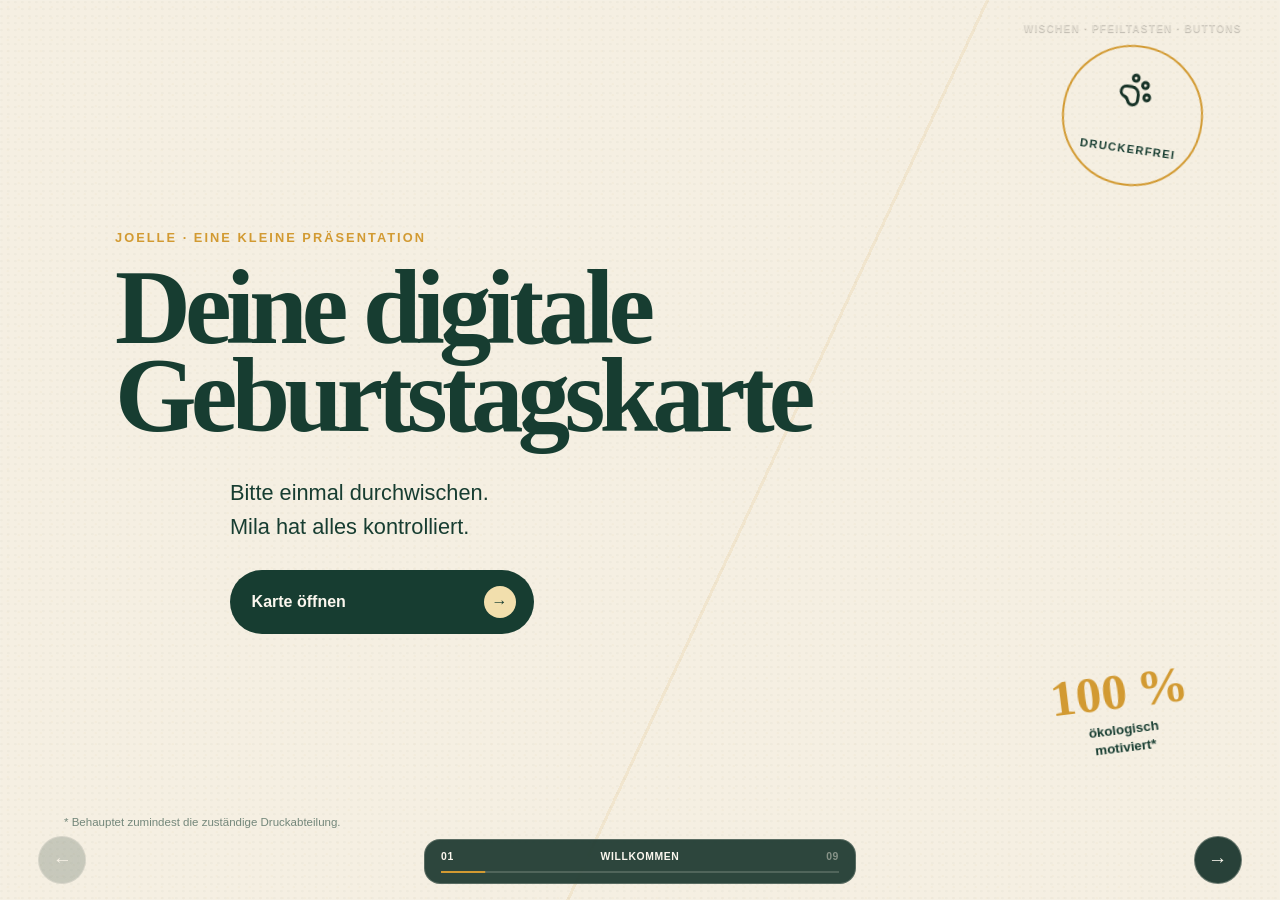
<file: site/index.html>
<!doctype html>
<html lang="de">
  <head>
    <meta charset="utf-8">
    <meta name="viewport" content="width=device-width, initial-scale=1, viewport-fit=cover">
    <meta name="theme-color" content="#173d31">
    <meta name="robots" content="noindex,nofollow,noarchive">
    <meta name="description" content="Eine digitale Geburtstagskarte für Joelle – mit Mila, Agility-Spaß und Leckerli.">
    <meta property="og:type" content="website">
    <meta property="og:locale" content="de_DE">
    <meta property="og:title" content="Für Joelle: Hüpfen. Lachen. Leckerli!">
    <meta property="og:description" content="Eine digitale Geburtstagskarte von Mila und ihrem menschlichen Assistenten.">
    <meta property="og:url" content="https://joelle-mila-geburtstag.pages.dev/">
    <meta property="og:image" content="https://joelle-mila-geburtstag.pages.dev/assets/photos/og-card.jpg">
    <meta property="og:image:width" content="1200">
    <meta property="og:image:height" content="630">
    <title>Für Joelle · Hüpfen. Lachen. Leckerli!</title>
    <link rel="icon" href="assets/icons/dog.svg" type="image/svg+xml">
    <link rel="stylesheet" href="styles.css?v=20260724-8">
    <script src="app.js?v=20260724-6" defer></script>
  </head>
  <body>
    <a class="skip-link" href="#slide-gift">Direkt zum Geschenk</a>

    <main class="deck" aria-label="Digitale Geburtstagskarte für Joelle">
      <div class="deck__track">
        <section class="slide slide--cover is-active" id="slide-cover" data-title="Willkommen" aria-label="Folie 1 von 9">
          <div class="paper-grain" aria-hidden="true"></div>
          <div class="cover-mark" data-reveal="0" aria-hidden="true">
            <img src="assets/icons/paw-print.svg" alt="">
            <span>druckerfrei</span>
          </div>
          <div class="cover-copy">
            <p class="eyebrow" data-reveal="0">Joelle · eine kleine Präsentation</p>
            <h1 data-reveal="1">Deine digitale<br>Geburtstagskarte</h1>
            <p class="lead" data-reveal="2">Bitte einmal durchwischen.<br>Mila hat alles kontrolliert.</p>
            <button class="start-button" type="button" data-reveal="3" data-next>
              Karte öffnen
              <span aria-hidden="true">→</span>
            </button>
          </div>
          <div class="cover-doodle" data-reveal="4" aria-hidden="true">
            <span>100 %</span>
            <small>ökologisch<br>motiviert*</small>
          </div>
          <p class="cover-footnote" data-reveal="5">* Behauptet zumindest die zuständige Druckabteilung.</p>
        </section>

        <section class="slide slide--statement" id="slide-statement" data-title="Offizielle Begründung" aria-label="Folie 2 von 9" aria-hidden="true">
          <div class="paper-grain" aria-hidden="true"></div>
          <div class="statement-copy">
            <p class="eyebrow" data-reveal="0">Offizielle Begründung</p>
            <p class="dear" data-reveal="1">Liebe Joelle,</p>
            <h2 data-reveal="2">aus Gründen des <em>Umweltschutzes</em> verzichte ich dieses Jahr auf eine gedruckte Geburtstagskarte.</h2>
            <div class="virtues" data-reveal="3" aria-label="Nachhaltig, verantwortungsbewusst und vorbildlich">
              <span>Nachhaltig.</span>
              <span>Verantwortungsbewusst.</span>
              <span>Vorbildlich.</span>
            </div>
          </div>
          <img class="statement-paw" src="assets/icons/paw-print.svg" data-reveal="4" alt="" aria-hidden="true">
        </section>

        <section class="slide slide--excuse" id="slide-excuse" data-title="Inoffizielle Begründung" aria-label="Folie 3 von 9" aria-hidden="true">
          <img class="photo-fill" src="assets/photos/mila-road-skeptical.webp" data-reveal="0" alt="Mila sitzt mit herrlich skeptischem Blick auf einem sonnigen Feldweg">
          <div class="excuse-copy">
            <p class="eyebrow" data-reveal="1">Inoffizielle Begründung</p>
            <h2 data-reveal="2">Das hat natürlich absolut <strong>NICHTS</strong> damit zu tun, dass der Drucker meiner Eltern Farben inzwischen eher <em>interpretiert.</em></h2>
            <p class="official" data-reveal="3">– offizielles Statement</p>
          </div>
        </section>

        <section class="slide slide--mila" id="slide-mila" data-title="Mila übernimmt" aria-label="Folie 4 von 9" aria-hidden="true">
          <div class="mila-photo" data-reveal="0">
            <img src="assets/photos/mila-cozy.webp" alt="Mila schaut gemütlich aus ihrer Tasche">
          </div>
          <div class="mila-copy">
            <p class="eyebrow" data-reveal="1">Qualitätskontrolle durch Mila</p>
            <div class="speech" data-reveal="2">
              <p>„Ich habe die Sache geprüft.“</p>
              <strong>Digital ist okay.<br>Leckerli bleiben analog.</strong>
            </div>
            <p class="mila-role" data-reveal="3">Mila · zuständig für Inhalt, Snacks und Freigabe</p>
          </div>
          <img class="mila-bone" src="assets/icons/bone.svg" data-reveal="4" alt="" aria-hidden="true">
        </section>

        <section class="slide slide--action" id="slide-action" data-title="Hüpfen. Lachen. Leckerli!" aria-label="Folie 5 von 9" aria-hidden="true">
          <img class="photo-fill" src="assets/photos/mila-action.webp" data-reveal="0" alt="Mila springt fröhlich über eine Agility-Hürde">
          <div class="action-shade" aria-hidden="true"></div>
          <div class="action-copy">
            <p class="eyebrow" data-reveal="1">Und jetzt zum wichtigen Teil</p>
            <h2 data-reveal="2">HÜPFEN.<br>LACHEN.<br><span>LECKERLI!</span></h2>
            <p data-reveal="3">Eine kleine Agility-Auszeit<br>für Joelle &amp; Mila.</p>
          </div>
        </section>

        <section class="slide slide--rules" id="slide-rules" data-title="Die Regeln" aria-label="Folie 6 von 9" aria-hidden="true">
          <div class="paper-grain" aria-hidden="true"></div>
          <p class="eyebrow" data-reveal="0">Die einzigen Regeln</p>
          <h2 data-reveal="1">Auf zum Agility.<br>Natürlich zu viert.</h2>
          <p class="rules-lead" data-reveal="2">Joelle und Mila geben das Tempo vor.<br>Jutta und Maxi fahren mit.</p>
          <p class="rules-rhythm" data-reveal="3" aria-label="Hüpfen, ausprobieren, lachen und Leckerli verteilen">
            <span>Hüpfen</span><i aria-hidden="true"></i>
            <span>Ausprobieren</span><i aria-hidden="true"></i>
            <span>Lachen</span><i aria-hidden="true"></i>
            <span>Leckerli verteilen</span>
          </p>
          <div class="rules-stamp" data-reveal="4" aria-hidden="true">
            <img src="assets/icons/dog.svg" alt="">
            <span>von Mila<br>genehmigt</span>
          </div>
        </section>

        <section class="slide slide--gift" id="slide-gift" data-title="Dein Geschenk" aria-label="Folie 7 von 9" aria-hidden="true">
          <div class="gift-ticket" data-reveal="0">
            <p class="eyebrow" data-reveal="1">Dein Geschenk</p>
            <span class="ticket-kicker" data-reveal="1">Ein Geldgeschenk als</span>
            <h2 data-reveal="2">Spaßbudget</h2>
            <p class="ticket-for" data-reveal="3">für Joelle &amp; Mila</p>
            <div class="ticket-rule" data-reveal="3" aria-hidden="true"></div>
            <p class="ticket-copy" data-reveal="4">Gemeinsame Agility-Zeit – ohne gebuchten Termin, mit viel Spaß und freier Leckerli-Wahl.</p>
            <a class="booking-button" href="https://hsz-luenen-brambauer.de/buchen/" target="_blank" rel="noopener noreferrer" data-reveal="5">
              Agility-Zeit aussuchen
              <span aria-hidden="true">↗</span>
            </a>
            <p class="ticket-note" data-reveal="6">Wann ihr mögt – den Termin sucht ihr euch selbst aus.</p>
            <img class="ticket-bone" src="assets/icons/bone.svg" data-reveal="5" alt="" aria-hidden="true">
          </div>
          <p class="gift-aside" data-reveal="6">Der Betrag ist absichtlich nicht aufgedruckt.<br><strong>Sehr flexible Finanzplanung.</strong></p>
        </section>

        <section class="slide slide--birthday" id="slide-birthday" data-title="Alles Liebe" aria-label="Folie 8 von 9" aria-hidden="true">
          <div class="portrait portrait--joelle" data-reveal="0">
            <img src="assets/photos/birthday-cuddle.webp" alt="Joelle kuschelt auf dem Sofa mit Mila">
          </div>
          <div class="portrait portrait--mila" data-reveal="1">
            <img src="assets/photos/birthday-mila-river.webp" alt="Mila sitzt mit schrägem Kopf am Wasser">
          </div>
          <div class="birthday-copy">
            <p class="eyebrow" data-reveal="1">Und ganz ohne Drucker gesagt</p>
            <h2 data-reveal="2">Alles Liebe zum Geburtstag, Joelle. <span aria-hidden="true">♥</span></h2>
            <p data-reveal="3">Das wünschen dir<br><strong>Jutta, Manny, Maxi und Benny.</strong></p>
            <blockquote data-reveal="4">„Ich wäre dann bereit.<br><strong>Leckerli auch?</strong>“</blockquote>
          </div>
        </section>

        <section class="slide slide--wallpapers" id="slide-wallpapers" data-title="Mila für unterwegs" aria-label="Folie 9 von 9" aria-hidden="true">
          <div class="wallpaper-copy">
            <p class="eyebrow" data-reveal="0">P.S. Mila kommt mit</p>
            <h2 data-reveal="1">Mila für<br>deine Displays</h2>
            <p data-reveal="2">15 Wallpaper für Handy und Laptop – gemalt, fotografiert und von Mila geprüft.</p>
            <a class="gallery-button" href="wallpapers.html" data-reveal="3">
              Alle 15 Wallpaper öffnen
              <span aria-hidden="true">→</span>
            </a>
          </div>

          <div class="wallpaper wallpaper--phone" data-reveal="2">
            <img src="assets/photos/wallpaper-storybook.webp" alt="Vorschau des handgemalten Mila-Handywallpapers">
            <div class="wallpaper-actions wallpaper-actions--label">
              <strong>Handy · 14 Motive</strong>
            </div>
          </div>

          <div class="wallpaper wallpaper--desktop" data-reveal="3">
            <img src="assets/photos/wallpaper-gouache.webp" alt="Vorschau des gemalten Mila-Laptopwallpapers">
            <div class="wallpaper-actions wallpaper-actions--label">
              <strong>Laptop · 3 Varianten</strong>
            </div>
          </div>
        </section>
      </div>

      <nav class="deck-nav" aria-label="Präsentationssteuerung">
        <button class="motion-toggle" type="button" data-motion-toggle aria-label="Animation einschalten" aria-pressed="false" hidden>
          <span class="motion-toggle__icon" aria-hidden="true">✦</span>
          <span data-motion-label>Animation einschalten</span>
        </button>
        <button class="nav-button nav-button--prev" type="button" aria-label="Vorherige Folie" data-prev disabled>
          <span aria-hidden="true">←</span>
        </button>
        <div class="progress">
          <div class="progress__labels">
            <span class="progress__number">01</span>
            <span class="progress__title">Willkommen</span>
            <span class="progress__total">09</span>
          </div>
          <div class="progress__bar" aria-hidden="true"><i></i></div>
        </div>
        <button class="nav-button nav-button--next" type="button" aria-label="Nächste Folie" data-next>
          <span aria-hidden="true">→</span>
        </button>
      </nav>

      <p class="deck-hint">Wischen · Pfeiltasten · Buttons</p>
      <div class="sr-status" aria-live="polite" aria-atomic="true"></div>
    </main>
  </body>
</html>
</file>
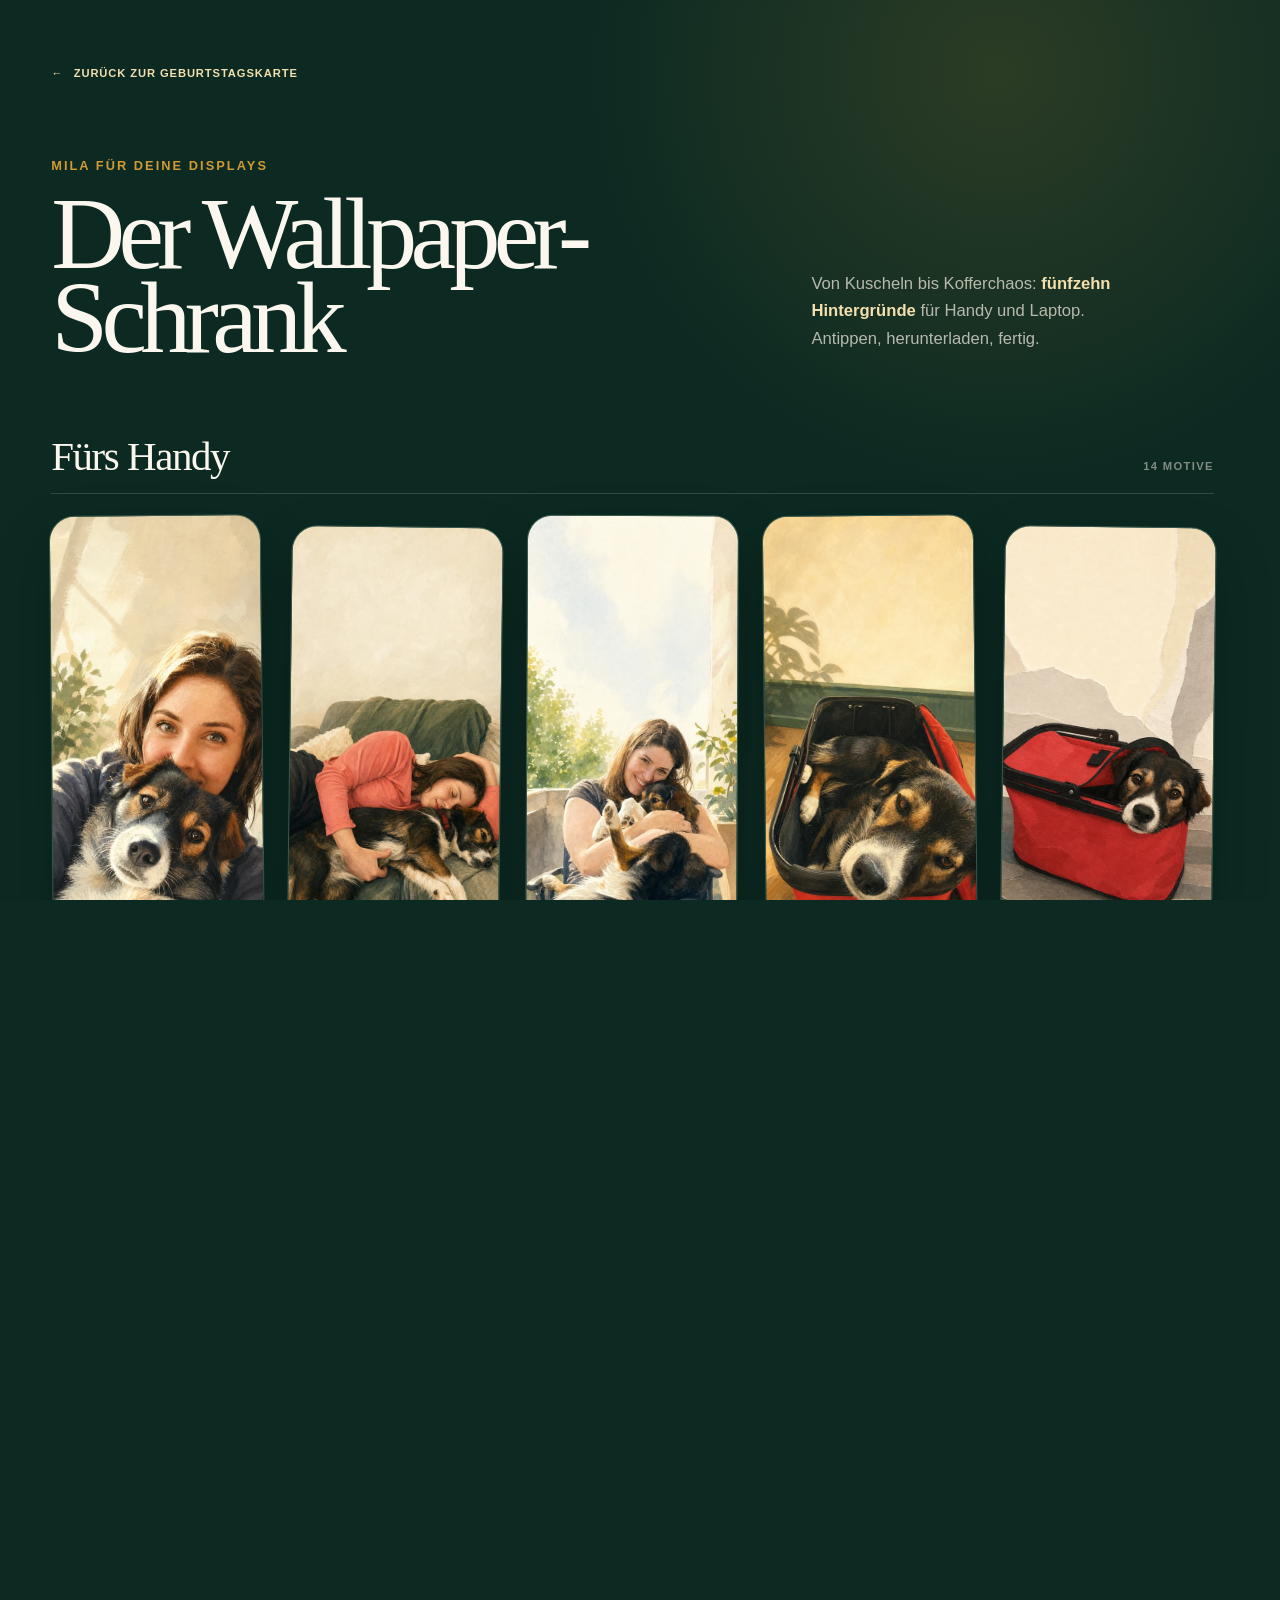
<file: site/wallpapers.html>
<!doctype html>
<html lang="de">
  <head>
    <meta charset="utf-8">
    <meta name="viewport" content="width=device-width, initial-scale=1">
    <meta name="theme-color" content="#0c2a22">
    <meta name="robots" content="noindex,nofollow,noarchive">
    <meta name="description" content="Wallpaper mit Mila und Joelle zum Herunterladen.">
    <title>Mila für deine Displays · Wallpaper</title>
    <link rel="icon" href="assets/icons/dog.svg" type="image/svg+xml">
    <link rel="stylesheet" href="styles.css?v=20260724-8">
  </head>
  <body class="wallpaper-page">
    <main class="wallpaper-library">
      <a class="library-back" href="./#slide-wallpapers">
        <span aria-hidden="true">←</span>
        Zurück zur Geburtstagskarte
      </a>

      <header class="library-header">
        <div>
          <p class="eyebrow">Mila für deine Displays</p>
          <h1>Der Wallpaper-Schrank</h1>
        </div>
        <p class="library-intro">
          Von Kuscheln bis Kofferchaos: <strong>fünfzehn Hintergründe</strong>
          für Handy und Laptop. Antippen, herunterladen, fertig.
        </p>
      </header>

      <section class="library-section" aria-labelledby="phone-wallpapers">
        <div class="library-section__heading">
          <h2 id="phone-wallpapers">Fürs Handy</h2>
          <span>14 Motive</span>
        </div>
        <div class="download-grid">
          <article class="download-card">
            <a class="download-card__preview" href="downloads/joelle-mila-selfie-nasenalarm-handy-1440x3200.jpg" download>
              <img src="assets/photos/wallpaper-selfie-nasenalarm.webp" alt="Gemaltes Selfie von Joelle und Mila" loading="lazy">
            </a>
            <div class="download-card__meta">
              <small>Editorial-Gouache</small>
              <h3>Nasenalarm</h3>
              <div class="download-card__links">
                <a href="downloads/joelle-mila-selfie-nasenalarm-handy-1440x3200.jpg" download>9:20 herunterladen</a>
              </div>
            </div>
          </article>

          <article class="download-card">
            <a class="download-card__preview" href="downloads/joelle-mila-sofa-kuscheln-handy-1440x3200.jpg" download>
              <img src="assets/photos/wallpaper-sofa-kuscheln.webp" alt="Gemaltes Kuschelbild von Joelle und Mila auf dem Sofa" loading="lazy">
            </a>
            <div class="download-card__meta">
              <small>Bilderbuch-Gouache</small>
              <h3>Sofakuscheln</h3>
              <div class="download-card__links">
                <a href="downloads/joelle-mila-sofa-kuscheln-handy-1440x3200.jpg" download>9:20 herunterladen</a>
              </div>
            </div>
          </article>

          <article class="download-card">
            <a class="download-card__preview" href="downloads/joelle-mila-balkonzeit-handy-1440x3200.jpg" download>
              <img src="assets/photos/wallpaper-balkonzeit.webp" alt="Aquarell-Wallpaper von Joelle und Mila auf dem Balkon" loading="lazy">
            </a>
            <div class="download-card__meta">
              <small>Aquarell &amp; Gouache</small>
              <h3>Balkonzeit</h3>
              <div class="download-card__links">
                <a href="downloads/joelle-mila-balkonzeit-handy-1440x3200.jpg" download>9:20 herunterladen</a>
              </div>
            </div>
          </article>

          <article class="download-card">
            <a class="download-card__preview" href="downloads/mila-koffer-handy-1440x3200.jpg" download>
              <img src="assets/photos/wallpaper-koffer-mila.webp" alt="Mila liegt gemalt in einer roten Reisetasche" loading="lazy">
            </a>
            <div class="download-card__meta">
              <small>Retro-Gouache</small>
              <h3>Koffer-Mila</h3>
              <div class="download-card__links">
                <a href="downloads/mila-koffer-handy-1440x3200.jpg" download>9:20 herunterladen</a>
              </div>
            </div>
          </article>

          <article class="download-card">
            <a class="download-card__preview" href="downloads/mila-rote-tasche-handy-1440x3200.jpg" download>
              <img src="assets/photos/wallpaper-rote-tasche.webp" alt="Papierillustration von Mila in ihrer roten Tasche" loading="lazy">
            </a>
            <div class="download-card__meta">
              <small>Papier &amp; Gouache</small>
              <h3>Reisebereit</h3>
              <div class="download-card__links">
                <a href="downloads/mila-rote-tasche-handy-1440x3200.jpg" download>9:20 herunterladen</a>
              </div>
            </div>
          </article>

          <article class="download-card">
            <a class="download-card__preview" href="downloads/mila-zahnlaecheln-handy-1440x3200.jpg" download>
              <img src="assets/photos/wallpaper-mila-grinst.webp" alt="Verspieltes Wallpaper mit Milas lustigem Zahnlächeln" loading="lazy">
            </a>
            <div class="download-card__meta">
              <small>Comic-Gouache</small>
              <h3>Zahnlächeln</h3>
              <div class="download-card__links">
                <a href="downloads/mila-zahnlaecheln-handy-1440x3200.jpg" download>9:20 herunterladen</a>
              </div>
            </div>
          </article>

          <article class="download-card">
            <a class="download-card__preview" href="downloads/joelle-mila-sonnenliege-handy-1440x3200.jpg" download>
              <img src="assets/photos/wallpaper-sonnenliege.webp" alt="Sommerliches Wallpaper von Joelle und Mila auf der Sonnenliege" loading="lazy">
            </a>
            <div class="download-card__meta">
              <small>Sommer-Gouache</small>
              <h3>Sonnenplatz</h3>
              <div class="download-card__links">
                <a href="downloads/joelle-mila-sonnenliege-handy-1440x3200.jpg" download>9:20 herunterladen</a>
              </div>
            </div>
          </article>

          <article class="download-card">
            <a class="download-card__preview" href="downloads/joelle-mila-bauchkraulen-handy-1440x3200.jpg" download>
              <img src="assets/photos/wallpaper-bauchkraulen.webp" alt="Gemaltes Wallpaper mit Joelle beim Bauchkraulen von Mila" loading="lazy">
            </a>
            <div class="download-card__meta">
              <small>Flausch-Gouache</small>
              <h3>Bauchkraulen</h3>
              <div class="download-card__links">
                <a href="downloads/joelle-mila-bauchkraulen-handy-1440x3200.jpg" download>9:20 herunterladen</a>
              </div>
            </div>
          </article>

          <article class="download-card">
            <a class="download-card__preview" href="downloads/joelle-mila-sesselkuscheln-handy-1440x3200.jpg" download>
              <img src="assets/photos/wallpaper-sesselkuscheln.webp" alt="Aquarell-Wallpaper von Joelle und Mila im Sessel" loading="lazy">
            </a>
            <div class="download-card__meta">
              <small>Editorial-Aquarell</small>
              <h3>Sesselzeit</h3>
              <div class="download-card__links">
                <a href="downloads/joelle-mila-sesselkuscheln-handy-1440x3200.jpg" download>9:20 herunterladen</a>
              </div>
            </div>
          </article>

          <article class="download-card">
            <a class="download-card__preview" href="downloads/mila-schaufenster-handy-1440x3200.jpg" download>
              <img src="assets/photos/wallpaper-schaufenster.webp" alt="Atmosphärisches Wallpaper mit Mila am Schaufenster" loading="lazy">
            </a>
            <div class="download-card__meta">
              <small>Stadtmärchen-Gouache</small>
              <h3>Schaufenster</h3>
              <div class="download-card__links">
                <a href="downloads/mila-schaufenster-handy-1440x3200.jpg" download>9:20 herunterladen</a>
              </div>
            </div>
          </article>

          <article class="download-card">
            <a class="download-card__preview" href="downloads/mila-maerchenwald-handy-1440x3200.jpg" download>
              <img src="assets/photos/wallpaper-storybook.webp" alt="Mila als gemaltes Waldmärchen" loading="lazy">
            </a>
            <div class="download-card__meta">
              <small>Bilderbuch</small>
              <h3>Waldmärchen</h3>
              <div class="download-card__links">
                <a href="downloads/mila-maerchenwald-handy-1440x3200.jpg" download>9:20 herunterladen</a>
                <a href="downloads/mila-foto-handy-1440x3200.jpg" download>Originalfoto</a>
              </div>
            </div>
          </article>

          <article class="download-card">
            <a class="download-card__preview" href="downloads/joelle-mila-knautschnase-handy-1440x3200.jpg" download>
              <img src="assets/photos/wallpaper-bett.webp" alt="Joelle und Mila als gemütliche Gouache" loading="lazy">
            </a>
            <div class="download-card__meta">
              <small>Gouache</small>
              <h3>Knautschnase</h3>
              <div class="download-card__links">
                <a href="downloads/joelle-mila-knautschnase-handy-1440x3200.jpg" download>9:20 herunterladen</a>
              </div>
            </div>
          </article>

          <article class="download-card">
            <a class="download-card__preview" href="downloads/joelle-mila-schneetag-handy-1440x3200.jpg" download>
              <img src="assets/photos/wallpaper-schnee.webp" alt="Joelle und Mila als leuchtendes Winterbild" loading="lazy">
            </a>
            <div class="download-card__meta">
              <small>Winter-Gouache</small>
              <h3>Schneetag</h3>
              <div class="download-card__links">
                <a href="downloads/joelle-mila-schneetag-handy-1440x3200.jpg" download>9:20 herunterladen</a>
              </div>
            </div>
          </article>

          <article class="download-card">
            <a class="download-card__preview" href="downloads/mila-kopfueber-handy-1440x3200.jpg" download>
              <img src="assets/photos/wallpaper-kopfueber.webp" alt="Mila schläft gemalt kopfüber" loading="lazy">
            </a>
            <div class="download-card__meta">
              <small>Gouache</small>
              <h3>Kopf über</h3>
              <div class="download-card__links">
                <a href="downloads/mila-kopfueber-handy-1440x3200.jpg" download>9:20 herunterladen</a>
              </div>
            </div>
          </article>
        </div>
      </section>

      <section class="library-section library-section--laptop" aria-labelledby="laptop-wallpaper">
        <div class="library-section__heading">
          <h2 id="laptop-wallpaper">Für den Laptop</h2>
          <span>1 Motiv · 3 Varianten</span>
        </div>
        <div class="download-grid download-grid--laptop">
          <article class="download-card download-card--wide">
            <a class="download-card__preview" href="downloads/mila-gouache-laptop-2560x1600.jpg" download>
              <img src="assets/photos/wallpaper-gouache.webp" alt="Gemaltes Mila-Wallpaper für den Laptop" loading="lazy">
            </a>
            <div class="download-card__meta">
              <small>Gouache · Laptop</small>
              <h3>Hürdenpause</h3>
              <div class="download-card__links">
                <a href="downloads/mila-gouache-laptop-2560x1440.jpg" download>16:9 herunterladen</a>
                <a href="downloads/mila-gouache-laptop-2560x1600.jpg" download>16:10 herunterladen</a>
                <a href="downloads/mila-foto-laptop-2560x1440.jpg" download>Originalfoto</a>
              </div>
            </div>
          </article>
        </div>
      </section>

      <footer class="library-footer">
        <span>Von Mila geprüft. Downloadfreigabe gegen Leckerli.</span>
        <a href="./#slide-wallpapers">Zurück zur Karte ↑</a>
      </footer>
    </main>
  </body>
</html>
</file>
<file: site/styles.css>
:root {
  color-scheme: light;
  --cream: #f5efe2;
  --cream-deep: #e8dcc4;
  --forest: #173d31;
  --forest-deep: #0c2a22;
  --sage: #d8e2d8;
  --sage-deep: #9bb1a2;
  --gold: #d29a32;
  --gold-light: #f2dfad;
  --ink: #26352f;
  --paper: #fbf7ee;
  --slide: 0;
  --ease: cubic-bezier(.22, 1, .36, 1);
  font-family: "Trebuchet MS", Candara, sans-serif;
}

* {
  box-sizing: border-box;
}

html,
body {
  width: 100%;
  height: 100%;
  margin: 0;
  overflow: hidden;
  background: var(--forest-deep);
}

body {
  color: var(--ink);
}

button,
a {
  -webkit-tap-highlight-color: transparent;
}

button {
  font: inherit;
}

a {
  color: inherit;
}

.skip-link {
  position: fixed;
  z-index: 100;
  top: 1rem;
  left: 1rem;
  padding: .7rem 1rem;
  color: var(--paper);
  background: var(--forest);
  transform: translateY(-180%);
  transition: transform .2s ease;
}

.skip-link:focus {
  transform: translateY(0);
}

.deck {
  position: relative;
  width: 100vw;
  height: 100dvh;
  overflow: hidden;
  background: var(--cream);
  isolation: isolate;
}

.deck::before {
  content: "";
  position: absolute;
  z-index: 15;
  inset: 0;
  pointer-events: none;
  background:
    linear-gradient(
      105deg,
      var(--forest-deep) 0 47%,
      var(--gold) 47% 49%,
      var(--cream) 49% 100%
    );
  transform: scaleX(0);
  transform-origin: right center;
}

.motion-ok .deck.is-wiping::before {
  animation: deck-wipe .76s cubic-bezier(.76, 0, .24, 1) both;
}

@keyframes deck-wipe {
  0% {
    transform: scaleX(0);
    transform-origin: right center;
  }

  48% {
    transform: scaleX(1);
    transform-origin: right center;
  }

  52% {
    transform: scaleX(1);
    transform-origin: left center;
  }

  100% {
    transform: scaleX(0);
    transform-origin: left center;
  }
}

.deck__track {
  display: flex;
  width: 900vw;
  height: 100%;
  transform: translate3d(calc(var(--slide) * -100vw), 0, 0);
  transition: transform .82s var(--ease);
  will-change: transform;
}

.slide {
  position: relative;
  flex: 0 0 100vw;
  width: 100vw;
  height: 100%;
  min-width: 0;
  overflow: hidden;
}

.slide::after {
  content: "";
  position: absolute;
  z-index: 8;
  inset: 0;
  pointer-events: none;
  opacity: 0;
  box-shadow: inset 0 0 0 1px rgb(255 255 255 / .08);
  transition: opacity .5s ease .2s;
}

.slide.is-active::after {
  opacity: 1;
}

.paper-grain {
  position: absolute;
  inset: 0;
  pointer-events: none;
  opacity: .31;
  background-image:
    radial-gradient(circle at 20% 30%, rgb(23 61 49 / .08) 0 1px, transparent 1.5px),
    radial-gradient(circle at 70% 65%, rgb(210 154 50 / .09) 0 1px, transparent 1.5px);
  background-size: 7px 7px, 11px 11px;
  mix-blend-mode: multiply;
}

.eyebrow {
  margin: 0 0 clamp(.75rem, 2vh, 1.4rem);
  color: var(--gold);
  font-size: clamp(.7rem, 1vw, .92rem);
  font-weight: 800;
  letter-spacing: .16em;
  line-height: 1.25;
  text-transform: uppercase;
}

h1,
h2,
.dear,
.ticket-for {
  font-family: Georgia, "Times New Roman", serif;
}

h1,
h2,
p {
  text-wrap: balance;
}

.photo-fill {
  width: 100%;
  height: 100%;
  object-fit: cover;
}

.slide--cover {
  display: grid;
  place-items: center;
  color: var(--forest);
  background:
    linear-gradient(115deg, transparent 0 58%, rgb(210 154 50 / .11) 58% 58.2%, transparent 58.2%),
    var(--cream);
}

.cover-copy {
  position: relative;
  z-index: 2;
  width: min(82vw, 72rem);
  transform: translateY(-2vh);
}

.cover-copy h1 {
  max-width: 13ch;
  margin: 0;
  font-size: clamp(3rem, 8.2vw, 8.8rem);
  font-weight: 600;
  letter-spacing: -.055em;
  line-height: .84;
}

.cover-copy .lead {
  margin: clamp(1.5rem, 4vh, 3.5rem) 0 0 clamp(1rem, 9vw, 8rem);
  font-size: clamp(1rem, 1.7vw, 1.5rem);
  line-height: 1.55;
}

.start-button,
.booking-button {
  display: inline-flex;
  align-items: center;
  justify-content: space-between;
  gap: 2rem;
  min-width: min(19rem, 75vw);
  margin: clamp(1.4rem, 3vh, 2.4rem) 0 0 clamp(1rem, 9vw, 8rem);
  padding: 1rem 1.15rem 1rem 1.35rem;
  border: 0;
  border-radius: 999px;
  color: var(--paper);
  background: var(--forest);
  font-weight: 800;
  text-decoration: none;
  cursor: pointer;
  transition: transform .25s var(--ease), background .25s ease;
}

.start-button span,
.booking-button span {
  display: grid;
  width: 2rem;
  height: 2rem;
  place-items: center;
  border-radius: 50%;
  color: var(--forest);
  background: var(--gold-light);
}

.start-button:hover,
.booking-button:hover {
  background: var(--forest-deep);
  transform: translateY(-3px);
}

.start-button:focus-visible,
.booking-button:focus-visible,
.nav-button:focus-visible,
.motion-toggle:focus-visible,
.gallery-button:focus-visible,
.download-card__preview:focus-visible,
.download-card__links a:focus-visible,
.library-back:focus-visible,
.library-footer a:focus-visible {
  outline: 3px solid var(--gold);
  outline-offset: 4px;
}

.cover-mark {
  position: absolute;
  top: max(5vh, 2rem);
  right: max(6vw, 1.5rem);
  display: grid;
  width: clamp(6.5rem, 11vw, 9rem);
  aspect-ratio: 1;
  place-items: center;
  border: 2px solid var(--gold);
  border-radius: 50%;
  color: var(--forest);
  transform: rotate(8deg);
}

.cover-mark img {
  width: 2.2rem;
  filter: invert(20%) sepia(15%) saturate(1150%) hue-rotate(104deg) brightness(80%);
}

.cover-mark span {
  margin-top: -1.2rem;
  font-size: .7rem;
  font-weight: 800;
  letter-spacing: .12em;
  text-transform: uppercase;
}

.cover-doodle {
  position: absolute;
  right: 7vw;
  bottom: 16vh;
  color: var(--gold);
  text-align: center;
  transform: rotate(-7deg);
}

.cover-doodle span {
  display: block;
  font-family: Georgia, serif;
  font-size: clamp(2rem, 4vw, 4rem);
  font-weight: 700;
}

.cover-doodle small {
  color: var(--forest);
  font-weight: 700;
  line-height: 1.15;
}

.cover-footnote {
  position: absolute;
  left: 5vw;
  bottom: 4.5rem;
  margin: 0;
  color: rgb(23 61 49 / .58);
  font-size: .72rem;
}

.slide--statement {
  display: grid;
  place-items: center;
  color: var(--forest);
  background: var(--paper);
}

.statement-copy {
  width: min(82vw, 68rem);
}

.dear {
  margin: 0 0 clamp(1.5rem, 4vh, 3rem);
  font-size: clamp(1.5rem, 3.2vw, 3rem);
  font-style: italic;
}

.statement-copy h2 {
  max-width: 24ch;
  margin: 0;
  font-size: clamp(2.4rem, 5.7vw, 6.2rem);
  font-weight: 500;
  letter-spacing: -.045em;
  line-height: .98;
}

.statement-copy h2 em {
  color: var(--gold);
  font-style: normal;
}

.virtues {
  display: flex;
  gap: clamp(.8rem, 3vw, 3rem);
  margin-top: clamp(2rem, 5vh, 4rem);
  color: rgb(23 61 49 / .58);
  font-size: clamp(.78rem, 1.35vw, 1.08rem);
  font-weight: 800;
  letter-spacing: .06em;
  text-transform: uppercase;
}

.statement-paw {
  position: absolute;
  right: 8vw;
  bottom: 12vh;
  width: clamp(4rem, 10vw, 8rem);
  opacity: .12;
  filter: invert(20%) sepia(15%) saturate(1150%) hue-rotate(104deg) brightness(80%);
  transform: rotate(18deg);
}

.slide--excuse {
  color: var(--paper);
  background: var(--forest-deep);
}

.slide--excuse .photo-fill {
  position: absolute;
  right: 0;
  width: 58%;
  object-position: center 43%;
  filter: saturate(.92) contrast(1.03);
}

.slide--excuse::before {
  content: "";
  position: absolute;
  z-index: 1;
  inset: 0;
  background: linear-gradient(90deg, var(--forest-deep) 0 43%, rgb(12 42 34 / .96) 49%, transparent 73%);
}

.excuse-copy {
  position: relative;
  z-index: 2;
  display: flex;
  width: min(56vw, 53rem);
  height: 100%;
  padding: clamp(6rem, 12vh, 9rem) 0 9rem 7vw;
  flex-direction: column;
  justify-content: center;
}

.excuse-copy h2 {
  margin: 0;
  font-size: clamp(2.2rem, 5.2vw, 5.8rem);
  font-weight: 500;
  letter-spacing: -.04em;
  line-height: .98;
}

.excuse-copy strong {
  color: var(--gold-light);
  font-family: "Trebuchet MS", sans-serif;
  font-style: normal;
  font-weight: 900;
  letter-spacing: -.02em;
}

.excuse-copy em {
  color: var(--gold);
}

.official {
  margin: 2rem 0 0;
  color: rgb(245 239 226 / .58);
  font-size: .86rem;
  font-style: italic;
}

.slide--mila {
  display: grid;
  grid-template-columns: .9fr 1.1fr;
  color: var(--forest);
  background: var(--sage);
}

.mila-photo {
  position: relative;
  overflow: hidden;
  margin: 4vh 0 10vh 5vw;
  border-radius: 45% 45% 2rem 2rem;
}

.mila-photo img {
  width: 100%;
  height: 100%;
  object-fit: cover;
  object-position: center 65%;
}

.mila-copy {
  align-self: center;
  padding: 0 8vw 8vh 7vw;
}

.speech {
  position: relative;
  max-width: 34rem;
  padding: clamp(1.55rem, 3.2vw, 3rem);
  border-radius: 3rem 3rem 3rem .6rem;
  background: var(--paper);
  box-shadow: 0 1.5rem 4rem rgb(23 61 49 / .08);
}

.speech::before {
  content: "";
  position: absolute;
  left: -2.2rem;
  bottom: 0;
  border-right: 2.8rem solid var(--paper);
  border-top: 2.8rem solid transparent;
}

.speech p {
  margin: 0 0 .9rem;
  font-family: Georgia, serif;
  font-size: clamp(1.6rem, 3.3vw, 3.1rem);
  line-height: 1.05;
}

.speech strong {
  color: var(--gold);
  font-size: clamp(1.15rem, 2vw, 1.7rem);
  line-height: 1.35;
}

.mila-role {
  margin: 1.4rem 0 0 2rem;
  color: rgb(23 61 49 / .68);
  font-size: clamp(.75rem, 1vw, .92rem);
}

.mila-bone {
  position: absolute;
  right: 4vw;
  bottom: 13vh;
  width: clamp(3.5rem, 7vw, 6rem);
  opacity: .45;
  filter: invert(60%) sepia(90%) saturate(540%) hue-rotate(357deg) brightness(94%);
  transform: rotate(-18deg);
}

.slide--action {
  color: var(--paper);
  background: var(--forest-deep);
}

.slide--action .photo-fill {
  position: absolute;
  filter: saturate(.94) contrast(1.04);
}

.action-shade {
  position: absolute;
  inset: 0;
  background:
    linear-gradient(90deg, rgb(12 42 34 / .82) 0, rgb(12 42 34 / .18) 62%, transparent),
    linear-gradient(0deg, rgb(12 42 34 / .58), transparent 52%);
}

.action-copy {
  position: relative;
  z-index: 2;
  display: flex;
  width: min(45rem, 58vw);
  height: 100%;
  padding: 10vh 5vw 12vh 7vw;
  flex-direction: column;
  justify-content: center;
}

.action-copy h2 {
  margin: 0;
  font-family: "Trebuchet MS", sans-serif;
  font-size: clamp(3.4rem, 8.2vw, 8.3rem);
  font-weight: 900;
  letter-spacing: -.065em;
  line-height: .88;
}

.action-copy h2 span {
  color: var(--gold-light);
}

.action-copy > p:last-child {
  margin: clamp(1.8rem, 5vh, 4rem) 0 0 clamp(1rem, 7vw, 6rem);
  font-family: Georgia, serif;
  font-size: clamp(1.1rem, 2vw, 1.8rem);
  line-height: 1.45;
}

.slide--rules {
  display: flex;
  padding: 10vh 8vw 12vh;
  align-items: flex-start;
  flex-direction: column;
  justify-content: center;
  color: var(--forest);
  background: var(--cream);
}

.slide--rules h2 {
  margin: 0;
  font-size: clamp(3.2rem, 8vw, 8.5rem);
  font-weight: 500;
  letter-spacing: -.06em;
  line-height: .84;
}

.rules-lead {
  margin: clamp(1.8rem, 4vh, 3rem) 0 0 clamp(1rem, 18vw, 16rem);
  font-size: clamp(1.1rem, 2.3vw, 2rem);
  line-height: 1.5;
}

.rules-rhythm {
  display: flex;
  margin: clamp(2rem, 5vh, 4rem) 0 0;
  align-items: center;
  gap: clamp(.6rem, 1.5vw, 1.4rem);
  color: rgb(23 61 49 / .68);
  font-size: clamp(.73rem, 1.25vw, 1rem);
  font-weight: 800;
  letter-spacing: .06em;
  text-transform: uppercase;
}

.rules-rhythm i {
  width: .35rem;
  height: .35rem;
  border-radius: 50%;
  background: var(--gold);
}

.rules-stamp {
  position: absolute;
  right: 8vw;
  bottom: 17vh;
  display: flex;
  width: clamp(8rem, 14vw, 12rem);
  aspect-ratio: 1;
  align-items: center;
  border: 2px solid rgb(210 154 50 / .7);
  border-radius: 50%;
  flex-direction: column;
  justify-content: center;
  color: var(--forest);
  text-align: center;
  transform: rotate(-9deg);
}

.rules-stamp img {
  width: 3rem;
  margin-bottom: .6rem;
  opacity: .72;
  filter: invert(20%) sepia(15%) saturate(1150%) hue-rotate(104deg) brightness(80%);
}

.rules-stamp span {
  font-size: .7rem;
  font-weight: 800;
  letter-spacing: .08em;
  line-height: 1.2;
  text-transform: uppercase;
}

.slide--gift {
  display: grid;
  padding: 7vh 7vw 12vh;
  place-items: center;
  color: var(--forest);
  background:
    linear-gradient(130deg, rgb(210 154 50 / .2), transparent 35%),
    var(--forest);
}

.gift-ticket {
  position: relative;
  width: min(77vw, 60rem);
  padding: clamp(2.2rem, 5vw, 5rem) clamp(2rem, 7vw, 7rem);
  border: 1px solid rgb(23 61 49 / .16);
  border-radius: .7rem;
  background: var(--paper);
  box-shadow: 0 2rem 5rem rgb(0 0 0 / .18);
  text-align: center;
  transform: rotate(-1deg);
}

.gift-ticket::before,
.gift-ticket::after {
  content: "";
  position: absolute;
  top: 50%;
  width: 2.5rem;
  aspect-ratio: 1;
  border-radius: 50%;
  background: var(--forest);
  transform: translateY(-50%);
}

.gift-ticket::before {
  left: -1.25rem;
}

.gift-ticket::after {
  right: -1.25rem;
}

.ticket-kicker {
  display: block;
  color: rgb(23 61 49 / .62);
  font-size: clamp(.7rem, 1vw, .9rem);
  font-weight: 800;
  letter-spacing: .13em;
  text-transform: uppercase;
}

.gift-ticket h2 {
  margin: .15em 0 0;
  font-size: clamp(4rem, 9vw, 9rem);
  font-weight: 500;
  letter-spacing: -.065em;
  line-height: .86;
}

.ticket-for {
  margin: .7rem 0 0;
  color: var(--gold);
  font-size: clamp(1.25rem, 2.4vw, 2.1rem);
  font-style: italic;
}

.ticket-rule {
  width: min(20rem, 50%);
  height: 1px;
  margin: clamp(1.5rem, 4vh, 2.8rem) auto;
  background: var(--cream-deep);
}

.ticket-copy {
  max-width: 44rem;
  margin: 0 auto;
  font-size: clamp(.95rem, 1.45vw, 1.18rem);
  line-height: 1.6;
}

.gift-ticket .booking-button {
  margin: clamp(1.2rem, 3vh, 2rem) auto 0;
}

.ticket-note {
  margin: 1rem 0 0;
  color: rgb(23 61 49 / .62);
  font-size: .76rem;
}

.ticket-bone {
  position: absolute;
  right: 3rem;
  bottom: 2.5rem;
  width: 3.5rem;
  opacity: .35;
  filter: invert(60%) sepia(90%) saturate(540%) hue-rotate(357deg) brightness(94%);
  transform: rotate(-18deg);
}

.gift-aside {
  position: absolute;
  right: 3vw;
  bottom: 15vh;
  margin: 0;
  color: rgb(245 239 226 / .65);
  font-size: .7rem;
  line-height: 1.5;
  transform: rotate(4deg);
}

.gift-aside strong {
  color: var(--gold-light);
}

.slide--birthday {
  color: var(--forest);
  background:
    radial-gradient(circle at 80% 20%, rgb(210 154 50 / .18), transparent 30%),
    var(--sage);
}

.birthday-copy {
  position: relative;
  z-index: 2;
  display: flex;
  width: min(58vw, 54rem);
  height: 100%;
  padding: 9vh 6vw 12vh;
  flex-direction: column;
  justify-content: center;
}

.birthday-copy h2 {
  margin: 0;
  font-size: clamp(3rem, 7.6vw, 8rem);
  font-weight: 500;
  letter-spacing: -.06em;
  line-height: .88;
}

.birthday-copy h2 span {
  color: var(--gold);
}

.birthday-copy > p:not(.eyebrow) {
  margin: 2rem 0 0 clamp(1rem, 10vw, 8rem);
  font-size: clamp(1rem, 2vw, 1.5rem);
  line-height: 1.45;
}

.birthday-copy > p:not(.eyebrow) strong {
  color: var(--forest-deep);
  font-weight: 750;
}

.birthday-copy blockquote {
  margin: clamp(2rem, 5vh, 4rem) 0 0 clamp(2rem, 15vw, 12rem);
  padding-left: 1.2rem;
  border-left: 3px solid var(--gold);
  font-family: Georgia, serif;
  font-size: clamp(1.1rem, 2vw, 1.7rem);
  font-style: italic;
  line-height: 1.4;
}

.birthday-copy blockquote strong {
  color: var(--gold);
}

.portrait {
  position: absolute;
  overflow: hidden;
  border: .5rem solid var(--paper);
  border-radius: 50%;
  box-shadow: 0 1.5rem 4rem rgb(23 61 49 / .18);
}

.portrait img {
  width: 100%;
  height: 100%;
  object-fit: cover;
}

.portrait--joelle {
  z-index: 1;
  right: 7vw;
  top: 9vh;
  width: min(31vw, 27rem);
  aspect-ratio: 1;
}

.portrait--joelle img {
  object-position: center;
  transform: scale(1.03);
}

.portrait--mila {
  z-index: 3;
  right: 2.5vw;
  bottom: 10vh;
  width: min(22vw, 18rem);
  aspect-ratio: 1;
}

.portrait--mila img {
  object-position: center;
  transform: scale(1.04);
}

.slide--wallpapers {
  display: grid;
  grid-template-columns: .72fr .6fr 1.18fr;
  gap: clamp(1rem, 2.5vw, 3rem);
  padding: 7vh 6vw 11vh;
  align-items: center;
  color: var(--paper);
  background:
    radial-gradient(circle at 45% 30%, rgb(210 154 50 / .15), transparent 35%),
    var(--forest-deep);
}

.wallpaper-copy {
  align-self: center;
}

.wallpaper-copy h2 {
  margin: 0;
  font-size: clamp(2.8rem, 6vw, 6.3rem);
  font-weight: 500;
  letter-spacing: -.055em;
  line-height: .88;
}

.wallpaper-copy > p:not(.eyebrow) {
  max-width: 26rem;
  margin: 1.6rem 0 0;
  color: rgb(245 239 226 / .72);
  font-size: clamp(.9rem, 1.3vw, 1.1rem);
  line-height: 1.55;
}

.gallery-button {
  display: inline-flex;
  min-height: 2.75rem;
  margin-top: 1.35rem;
  padding: .78rem 1rem;
  border: 1px solid rgb(245 239 226 / .28);
  border-radius: 999px;
  align-items: center;
  gap: .8rem;
  color: var(--paper);
  font-size: .7rem;
  font-weight: 800;
  letter-spacing: .06em;
  text-decoration: none;
  text-transform: uppercase;
  transition: color .2s ease, background .2s ease, transform .2s var(--ease);
}

.gallery-button:hover {
  color: var(--forest-deep);
  background: var(--gold-light);
  transform: translateY(-2px);
}

.wallpaper {
  position: relative;
  overflow: hidden;
  border: 1px solid rgb(255 255 255 / .18);
  background: var(--forest);
  box-shadow: 0 1.4rem 4rem rgb(0 0 0 / .28);
}

.wallpaper > img {
  width: 100%;
  height: 100%;
  object-fit: cover;
}

.wallpaper--phone {
  height: min(69vh, 44rem);
  border-radius: 2.3rem;
  transform: rotate(-2deg);
}

.wallpaper--phone > img {
  object-position: center;
}

.wallpaper--desktop {
  height: min(52vh, 34rem);
  border-radius: 1rem;
  transform: translateY(-1vh) rotate(1deg);
}

.wallpaper-actions {
  position: absolute;
  inset: auto 0 0;
  display: flex;
  padding: 1rem;
  align-items: center;
  gap: .45rem;
  flex-wrap: wrap;
  color: var(--paper);
  background: linear-gradient(0deg, rgb(12 42 34 / .96), rgb(12 42 34 / .62) 75%, transparent);
}

.wallpaper-actions strong {
  width: 100%;
  margin-bottom: .3rem;
  font-size: .84rem;
}

.wallpaper-actions--label {
  padding-block: 2.4rem 1.3rem;
}

.wallpaper-actions--label strong {
  margin-bottom: 0;
  font-size: clamp(.78rem, 1.1vw, 1rem);
  letter-spacing: .03em;
}

.deck-nav {
  position: fixed;
  z-index: 20;
  right: max(1rem, 3vw);
  bottom: max(1rem, env(safe-area-inset-bottom));
  left: max(1rem, 3vw);
  display: grid;
  grid-template-columns: 3rem minmax(10rem, 27rem) 3rem;
  align-items: end;
  justify-content: space-between;
  gap: .8rem;
  pointer-events: none;
}

.motion-control-visible .deck-nav {
  grid-template-columns: auto 3rem minmax(10rem, 27rem) 3rem;
  justify-content: center;
}

.nav-button,
.progress,
.motion-toggle {
  pointer-events: auto;
}

.nav-button {
  display: grid;
  width: 3rem;
  height: 3rem;
  place-items: center;
  border: 1px solid rgb(245 239 226 / .32);
  border-radius: 50%;
  color: var(--paper);
  background: rgb(12 42 34 / .88);
  font-size: 1.2rem;
  cursor: pointer;
  backdrop-filter: blur(12px);
  transition: transform .2s var(--ease), opacity .2s ease;
}

.nav-button:hover:not(:disabled) {
  transform: scale(1.08);
}

.nav-button:disabled {
  opacity: .22;
  cursor: default;
}

.nav-button--prev {
  justify-self: start;
}

.nav-button--next {
  justify-self: end;
}

.progress {
  justify-self: center;
  width: min(27rem, 100%);
  padding: .7rem 1rem .65rem;
  border: 1px solid rgb(245 239 226 / .22);
  border-radius: 1rem;
  color: var(--paper);
  background: rgb(12 42 34 / .86);
  backdrop-filter: blur(14px);
}

.progress__labels {
  display: grid;
  grid-template-columns: 2rem 1fr 2rem;
  align-items: center;
  gap: .7rem;
  font-size: .65rem;
  font-weight: 800;
  letter-spacing: .06em;
  text-transform: uppercase;
}

.progress__title {
  overflow: hidden;
  text-align: center;
  text-overflow: ellipsis;
  white-space: nowrap;
}

.progress__total {
  color: rgb(245 239 226 / .45);
  text-align: right;
}

.progress__bar {
  height: 2px;
  margin-top: .55rem;
  overflow: hidden;
  background: rgb(245 239 226 / .18);
}

.progress__bar i {
  display: block;
  width: 100%;
  height: 100%;
  background: var(--gold);
  transform: scaleX(.1111);
  transform-origin: left;
  transition: transform .65s var(--ease);
}

.deck-hint {
  position: fixed;
  z-index: 19;
  right: 3vw;
  top: 2.5vh;
  margin: 0;
  color: rgb(245 239 226 / .62);
  font-size: .63rem;
  font-weight: 800;
  letter-spacing: .12em;
  text-shadow: 0 1px 1px rgb(0 0 0 / .24);
  text-transform: uppercase;
}

.motion-toggle {
  display: inline-flex;
  min-height: 3rem;
  padding: .65rem .9rem;
  border: 1px solid rgb(23 61 49 / .18);
  border-radius: 999px;
  align-items: center;
  gap: .55rem;
  color: var(--forest-deep);
  background: rgb(245 239 226 / .94);
  box-shadow: 0 .45rem 1.4rem rgb(12 42 34 / .18);
  font: inherit;
  font-size: .68rem;
  font-weight: 800;
  letter-spacing: .04em;
  cursor: pointer;
  backdrop-filter: blur(12px);
  transition: transform .22s var(--ease), background .22s ease;
  white-space: nowrap;
}

.motion-toggle[hidden] {
  display: none;
}

.motion-toggle:hover {
  background: var(--gold-light);
  transform: translateY(-2px);
}

.motion-toggle[aria-pressed="true"] {
  color: var(--paper);
  background: rgb(12 42 34 / .92);
}

.motion-toggle__icon {
  color: var(--gold);
  font-size: 1rem;
  line-height: 1;
}

.sr-status {
  position: absolute;
  width: 1px;
  height: 1px;
  overflow: hidden;
  clip: rect(0, 0, 0, 0);
  clip-path: inset(50%);
  white-space: nowrap;
}

.motion-ok .slide [data-reveal] {
  --reveal-x: 0rem;
  --reveal-y: clamp(1.5rem, 3.5vh, 3rem);
  --reveal-scale: .985;
  --reveal-opacity: 1;
  opacity: 0;
  translate: var(--reveal-x) var(--reveal-y);
  scale: var(--reveal-scale);
  transition:
    opacity .62s ease,
    translate .82s var(--ease),
    scale .82s var(--ease);
  transition-delay: 0s;
}

.motion-ok .slide.is-active [data-reveal] {
  will-change: opacity, translate, scale;
}

.motion-ok .slide.is-revealed [data-reveal] {
  opacity: var(--reveal-opacity);
  translate: 0 0;
  scale: 1;
  transition-delay: var(--reveal-delay, 220ms);
}

.motion-ok .slide [data-reveal="1"] {
  --reveal-delay: 310ms;
}

.motion-ok .slide [data-reveal="2"] {
  --reveal-delay: 400ms;
}

.motion-ok .slide [data-reveal="3"] {
  --reveal-delay: 490ms;
}

.motion-ok .slide [data-reveal="4"] {
  --reveal-delay: 580ms;
}

.motion-ok .slide [data-reveal="5"] {
  --reveal-delay: 670ms;
}

.motion-ok .slide [data-reveal="6"] {
  --reveal-delay: 760ms;
}

.motion-ok .slide--excuse .excuse-copy [data-reveal],
.motion-ok .slide--action .action-copy [data-reveal],
.motion-ok .slide--birthday .birthday-copy [data-reveal],
.motion-ok .slide--wallpapers .wallpaper-copy [data-reveal] {
  --reveal-x: -2.5rem;
  --reveal-y: 0rem;
}

.motion-ok .slide--mila .mila-copy [data-reveal] {
  --reveal-x: 2.5rem;
  --reveal-y: 0rem;
}

.motion-ok .slide--excuse .photo-fill[data-reveal],
.motion-ok .slide--action .photo-fill[data-reveal] {
  --reveal-x: 4rem;
  --reveal-y: 0rem;
  --reveal-scale: 1.035;
}

.motion-ok .mila-photo[data-reveal] {
  --reveal-x: -3.5rem;
  --reveal-y: 0rem;
  --reveal-scale: 1.025;
}

.motion-ok .portrait--joelle[data-reveal] {
  --reveal-x: 3rem;
  --reveal-y: -1.5rem;
  --reveal-scale: .92;
}

.motion-ok .portrait--mila[data-reveal] {
  --reveal-x: 4rem;
  --reveal-y: 1.5rem;
  --reveal-scale: .88;
}

.motion-ok .wallpaper--phone[data-reveal] {
  --reveal-x: -2.5rem;
  --reveal-y: 1rem;
  --reveal-scale: .94;
}

.motion-ok .wallpaper--desktop[data-reveal] {
  --reveal-x: 3.5rem;
  --reveal-y: 1rem;
  --reveal-scale: .94;
}

.motion-ok :is(
  .cover-mark,
  .cover-doodle,
  .statement-paw,
  .mila-bone,
  .rules-stamp,
  .ticket-bone
)[data-reveal] {
  --reveal-y: 0rem;
  --reveal-scale: .72;
}

.motion-ok .statement-paw[data-reveal] {
  --reveal-opacity: .12;
}

.motion-ok .mila-bone[data-reveal] {
  --reveal-opacity: .45;
}

.motion-ok .ticket-bone[data-reveal] {
  --reveal-opacity: .35;
}

.motion-ok .gift-ticket[data-reveal] {
  --reveal-y: 3.5rem;
  --reveal-scale: .955;
}

@media (max-width: 900px) {
  .motion-control-visible .deck-nav {
    grid-template-columns: 3rem 3rem minmax(0, 1fr) 3rem;
    justify-content: stretch;
  }

  .motion-toggle {
    width: 3rem;
    height: 3rem;
    padding: 0;
    justify-content: center;
    gap: 0;
  }

  .motion-toggle [data-motion-label] {
    position: absolute;
    width: 1px;
    height: 1px;
    overflow: hidden;
    clip: rect(0, 0, 0, 0);
    clip-path: inset(50%);
    white-space: nowrap;
  }
}

@media (max-width: 760px) {
  .deck__track {
    transition-duration: .64s;
  }

  .cover-copy {
    width: 84vw;
    transform: translateY(-4vh);
  }

  .cover-copy h1 {
    font-size: clamp(2.15rem, 10.8vw, 5.7rem);
    line-height: .87;
  }

  .cover-copy .lead,
  .start-button {
    margin-left: 0;
  }

  .cover-mark {
    top: 2rem;
    right: 1.5rem;
    width: 5.4rem;
  }

  .cover-mark img {
    width: 1.6rem;
  }

  .cover-mark span {
    font-size: .55rem;
  }

  .cover-doodle {
    right: 1.5rem;
    bottom: 15vh;
  }

  .cover-footnote {
    bottom: 5.2rem;
    max-width: 15rem;
  }

  .statement-copy {
    width: 84vw;
    transform: translateY(-3vh);
  }

  .statement-copy h2 {
    font-size: clamp(2.45rem, 11vw, 4.5rem);
    line-height: .94;
  }

  .virtues {
    align-items: flex-start;
    flex-direction: column;
    gap: .35rem;
  }

  .slide--excuse .photo-fill {
    top: 0;
    width: 100%;
    height: 55%;
    object-position: center 43%;
  }

  .slide--excuse::before {
    background: linear-gradient(0deg, var(--forest-deep) 0 51%, rgb(12 42 34 / .84) 65%, transparent 82%);
  }

  .excuse-copy {
    width: 100%;
    padding: 40vh 8vw 16vh;
    justify-content: flex-end;
  }

  .excuse-copy h2 {
    font-size: clamp(2.25rem, 9.5vw, 4rem);
    line-height: .95;
  }

  .slide--mila {
    grid-template-columns: 1fr;
    grid-template-rows: 46% 54%;
  }

  .mila-photo {
    margin: 0;
    border-radius: 0 0 45% 45%;
  }

  .mila-photo img {
    object-position: center 72%;
  }

  .mila-copy {
    padding: 4vh 7vw 15vh;
  }

  .mila-copy .eyebrow {
    margin-bottom: .7rem;
  }

  .speech {
    padding: 1.35rem 1.5rem;
    border-radius: 1.6rem 1.6rem 1.6rem .4rem;
  }

  .speech::before {
    left: 1rem;
    top: -1.4rem;
    bottom: auto;
    border-right: 1.5rem solid transparent;
    border-bottom: 1.6rem solid var(--paper);
    border-top: 0;
  }

  .speech p {
    font-size: clamp(1.45rem, 7vw, 2.2rem);
  }

  .mila-role {
    margin: .8rem 0 0;
    font-size: .68rem;
  }

  .mila-bone {
    right: 1.2rem;
    bottom: 13vh;
    width: 3rem;
  }

  .slide--action .photo-fill {
    object-position: 53% center;
  }

  .action-shade {
    background:
      linear-gradient(0deg, rgb(12 42 34 / .92) 0, rgb(12 42 34 / .3) 58%, transparent),
      linear-gradient(90deg, rgb(12 42 34 / .25), transparent);
  }

  .action-copy {
    width: 100%;
    padding: 34vh 7vw 15vh;
    justify-content: flex-end;
  }

  .action-copy h2 {
    font-size: clamp(3.25rem, 15vw, 5.4rem);
    letter-spacing: -.055em;
    line-height: .9;
  }

  .action-copy > p:last-child {
    margin: 1.5rem 0 0;
  }

  .slide--rules {
    padding: 9vh 7vw 15vh;
  }

  .slide--rules h2 {
    font-size: clamp(3.1rem, 14vw, 5.2rem);
    line-height: .86;
  }

  .rules-lead {
    margin: 1.5rem 0 0;
    font-size: 1.05rem;
  }

  .rules-rhythm {
    display: grid;
    grid-template-columns: 1fr 1fr;
    margin-top: 1.7rem;
    gap: .55rem 1rem;
  }

  .rules-rhythm i {
    display: none;
  }

  .rules-stamp {
    right: 6vw;
    bottom: 14vh;
    width: 6.8rem;
    opacity: .75;
  }

  .motion-ok .rules-stamp[data-reveal] {
    --reveal-opacity: .75;
  }

  .rules-stamp img {
    width: 2rem;
  }

  .slide--gift {
    padding: 7vh 5vw 14vh;
  }

  .gift-ticket {
    width: 90vw;
    padding: 2rem 1.6rem 2.2rem;
  }

  .gift-ticket h2 {
    font-size: clamp(3.7rem, 17vw, 6rem);
  }

  .ticket-rule {
    margin: 1.25rem auto;
  }

  .ticket-copy {
    font-size: .88rem;
  }

  .gift-ticket .booking-button {
    min-width: 0;
    width: 100%;
    margin-top: 1.2rem;
  }

  .ticket-bone,
  .gift-aside {
    display: none;
  }

  .birthday-copy {
    width: 100%;
    padding: 8vh 7vw 44vh;
    justify-content: flex-start;
  }

  .birthday-copy h2 {
    font-size: clamp(3rem, 13vw, 5.3rem);
    line-height: .86;
  }

  .birthday-copy > p:not(.eyebrow),
  .birthday-copy blockquote {
    margin-left: 0;
  }

  .birthday-copy > p:not(.eyebrow) {
    margin-top: 1.2rem;
  }

  .birthday-copy blockquote {
    margin-top: 1.3rem;
  }

  .portrait--joelle {
    top: auto;
    right: 28vw;
    bottom: 12vh;
    width: 50vw;
  }

  .portrait--mila {
    right: 5vw;
    bottom: 13vh;
    width: 38vw;
  }

  .slide--wallpapers {
    grid-template-columns: .75fr 1.25fr;
    grid-template-rows: auto 1fr;
    gap: 1rem;
    padding: 5vh 5vw 14vh;
  }

  .wallpaper-copy {
    grid-column: 1 / -1;
  }

  .wallpaper-copy h2 {
    font-size: clamp(2.5rem, 11vw, 4rem);
  }

  .wallpaper-copy > p:not(.eyebrow) {
    margin-top: .75rem;
    font-size: .84rem;
  }

  .wallpaper--phone,
  .wallpaper--desktop {
    height: min(48vh, 28rem);
  }

  .wallpaper--phone {
    border-radius: 1.5rem;
  }

  .wallpaper--desktop > img {
    object-position: center;
  }

  .wallpaper-actions {
    padding: .65rem;
  }

  .wallpaper-actions strong {
    font-size: .65rem;
  }

  .gallery-button {
    margin-top: .75rem;
    padding: .62rem .78rem;
    font-size: .58rem;
  }

  .deck-nav {
    grid-template-columns: 2.8rem 1fr 2.8rem;
    right: .8rem;
    left: .8rem;
    gap: .55rem;
  }

  .motion-control-visible .deck-nav {
    grid-template-columns: 2.8rem 2.8rem minmax(0, 1fr) 2.8rem;
  }

  .motion-toggle {
    width: 2.8rem;
    height: 2.8rem;
    min-height: 2.8rem;
  }

  .nav-button {
    width: 2.8rem;
    height: 2.8rem;
  }

  .progress {
    padding: .58rem .75rem .55rem;
  }

  .progress__labels {
    grid-template-columns: 1.6rem 1fr 1.6rem;
    font-size: .55rem;
  }

  .deck-hint {
    display: none;
  }
}

@media (max-width: 340px) {
  .motion-control-visible .progress {
    padding: .5rem .5rem .45rem;
  }

  .motion-control-visible .progress__labels {
    display: block;
    font-size: .48rem;
    line-height: 1.1;
  }

  .motion-control-visible .progress__number,
  .motion-control-visible .progress__total {
    display: none;
  }

  .motion-control-visible .progress__title {
    overflow: visible;
    text-overflow: clip;
    white-space: normal;
  }
}

@media (max-height: 680px) and (max-width: 760px) {
  .eyebrow {
    margin-bottom: .45rem;
  }

  .cover-copy h1 {
    font-size: 2.15rem;
  }

  .cover-copy .lead {
    margin-top: 1rem;
  }

  .start-button {
    margin-top: 1rem;
    padding-block: .7rem;
  }

  .mila-copy {
    padding-top: 2vh;
  }

  .speech {
    padding: 1rem 1.2rem;
  }

  .speech p {
    font-size: 1.35rem;
  }

  .slide--rules h2 {
    font-size: 3.55rem;
  }

  .rules-lead {
    margin-top: .8rem;
  }

  .rules-rhythm {
    margin-top: .9rem;
  }

  .rules-stamp {
    display: none;
  }

  .gift-ticket {
    padding-block: 1.35rem;
  }

  .gift-ticket h2 {
    font-size: 4rem;
  }

  .ticket-rule {
    margin-block: .8rem;
  }

  .birthday-copy {
    padding-top: 5vh;
  }

  .birthday-copy h2 {
    font-size: 3.45rem;
  }

  .birthday-copy blockquote {
    margin-top: .8rem;
  }

  .slide--wallpapers {
    gap: .5rem;
    padding-top: 3vh;
  }

  .slide--wallpapers .wallpaper--phone,
  .slide--wallpapers .wallpaper--desktop {
    height: min(40vh, 18rem);
  }

  .slide--wallpapers .wallpaper-actions--label {
    padding-block: 1.3rem .65rem;
  }
}

@media (max-width: 340px) and (max-height: 680px) {
  .gift-ticket h2 {
    font-size: 3rem;
  }
}

@media (prefers-reduced-motion: reduce) {
  html:not(.motion-forced) *,
  html:not(.motion-forced) *::before,
  html:not(.motion-forced) *::after {
    scroll-behavior: auto !important;
    transition-duration: .01ms !important;
    animation-duration: .01ms !important;
    animation-iteration-count: 1 !important;
  }
}

body.wallpaper-page {
  height: 100%;
  overflow-x: hidden;
  overflow-y: auto;
  color: var(--paper);
  background:
    radial-gradient(circle at 78% 8%, rgb(210 154 50 / .16), transparent 26rem),
    var(--forest-deep);
  scrollbar-gutter: stable;
}

.wallpaper-library {
  width: min(100%, 104rem);
  min-height: 100%;
  margin: 0 auto;
  padding: clamp(1.25rem, 4vw, 4rem);
}

.library-back {
  display: inline-flex;
  min-height: 2.75rem;
  padding: .65rem 0;
  align-items: center;
  gap: .65rem;
  color: var(--gold-light);
  font-size: .7rem;
  font-weight: 800;
  letter-spacing: .08em;
  text-decoration: none;
  text-transform: uppercase;
}

.library-header {
  display: grid;
  margin: clamp(2rem, 7vh, 6rem) 0 clamp(3rem, 8vh, 6rem);
  grid-template-columns: minmax(0, 1.25fr) minmax(15rem, .75fr);
  align-items: end;
  gap: clamp(2rem, 7vw, 8rem);
}

.library-header h1 {
  max-width: 12ch;
  margin: 0;
  font-size: clamp(3.5rem, 8vw, 8.5rem);
  font-weight: 500;
  letter-spacing: -.065em;
  line-height: .82;
}

.library-intro {
  max-width: 32rem;
  margin: 0 0 .5rem;
  color: rgb(245 239 226 / .72);
  font-size: clamp(.95rem, 1.3vw, 1.18rem);
  line-height: 1.65;
}

.library-intro strong {
  color: var(--gold-light);
}

.library-section {
  margin-top: clamp(3rem, 8vh, 7rem);
}

.library-section__heading {
  display: flex;
  margin-bottom: 1.3rem;
  padding-bottom: .8rem;
  border-bottom: 1px solid rgb(245 239 226 / .16);
  align-items: baseline;
  justify-content: space-between;
  gap: 2rem;
}

.library-section__heading h2 {
  margin: 0;
  font-size: clamp(1.8rem, 3.2vw, 3.4rem);
  font-weight: 500;
  letter-spacing: -.035em;
}

.library-section__heading span {
  color: rgb(245 239 226 / .5);
  font-size: .7rem;
  font-weight: 800;
  letter-spacing: .12em;
  text-transform: uppercase;
}

.download-grid {
  display: grid;
  grid-template-columns: repeat(5, minmax(0, 1fr));
  gap: clamp(1rem, 2vw, 2rem);
}

.download-card {
  min-width: 0;
}

.download-card__preview {
  display: block;
  overflow: hidden;
  aspect-ratio: 9 / 20;
  border: 1px solid rgb(245 239 226 / .16);
  border-radius: clamp(1.2rem, 2vw, 2rem);
  background: var(--forest);
  box-shadow: 0 1.5rem 3.5rem rgb(0 0 0 / .24);
  transform: rotate(-.55deg);
  transition: transform .35s var(--ease), box-shadow .35s ease;
}

.download-card:nth-child(3n + 2) .download-card__preview {
  transform: translateY(.7rem) rotate(.7deg);
}

.download-card:nth-child(3n) .download-card__preview {
  transform: rotate(.25deg);
}

.download-card__preview:hover {
  box-shadow: 0 2rem 4.2rem rgb(0 0 0 / .38);
  transform: translateY(-.35rem) rotate(0);
}

.download-card__preview img {
  width: 100%;
  height: 100%;
  object-fit: cover;
}

.download-card--wide {
  grid-column: span 2;
}

.download-card--wide .download-card__preview {
  aspect-ratio: 16 / 10;
  border-radius: 1rem;
}

.download-card__meta {
  padding: 1rem .2rem 1.5rem;
}

.download-card__meta small {
  color: var(--gold);
  font-size: .62rem;
  font-weight: 800;
  letter-spacing: .1em;
  text-transform: uppercase;
}

.download-card__meta h3 {
  margin: .28rem 0 .7rem;
  font-family: Georgia, "Times New Roman", serif;
  font-size: clamp(1.2rem, 1.7vw, 1.7rem);
  font-weight: 500;
  line-height: 1.05;
}

.download-card__links {
  display: flex;
  gap: .45rem;
  flex-wrap: wrap;
}

.download-card__links a {
  display: inline-flex;
  min-height: 2.75rem;
  padding: .62rem .8rem;
  border: 1px solid rgb(245 239 226 / .24);
  border-radius: 999px;
  align-items: center;
  justify-content: center;
  color: var(--paper);
  font-size: .62rem;
  font-weight: 800;
  text-decoration: none;
}

.download-card__links a:hover {
  color: var(--forest-deep);
  background: var(--gold-light);
}

.library-footer {
  display: flex;
  margin-top: clamp(4rem, 9vh, 8rem);
  padding: 2rem 0 1rem;
  border-top: 1px solid rgb(245 239 226 / .16);
  align-items: center;
  justify-content: space-between;
  gap: 2rem;
  color: rgb(245 239 226 / .55);
  font-size: .72rem;
}

.library-footer a {
  color: var(--gold-light);
  font-weight: 800;
  text-decoration: none;
}

@media (max-width: 1050px) {
  .download-grid {
    grid-template-columns: repeat(3, minmax(0, 1fr));
  }
}

@media (max-width: 620px) {
  .wallpaper-library {
    padding: 1rem;
  }

  .library-header {
    margin-block: 2.2rem 3.5rem;
    grid-template-columns: 1fr;
    gap: 1.5rem;
  }

  .library-header h1 {
    font-size: clamp(3.4rem, 17vw, 5.4rem);
  }

  .library-section__heading {
    align-items: flex-end;
  }

  .download-grid {
    grid-template-columns: repeat(2, minmax(0, 1fr));
    gap: 1rem .8rem;
  }

  .download-card--wide {
    grid-column: 1 / -1;
  }

  .download-card:nth-child(3n + 2) .download-card__preview {
    transform: none;
  }

  .download-card__meta {
    padding-top: .75rem;
  }

  .download-card__meta h3 {
    font-size: 1.15rem;
  }

  .download-card__links a {
    padding: .55rem .6rem;
    font-size: .62rem;
  }

  .download-card:not(.download-card--wide) .download-card__links a {
    width: 100%;
  }

  .library-footer {
    align-items: flex-start;
    flex-direction: column;
    gap: .6rem;
  }
}
</file>
